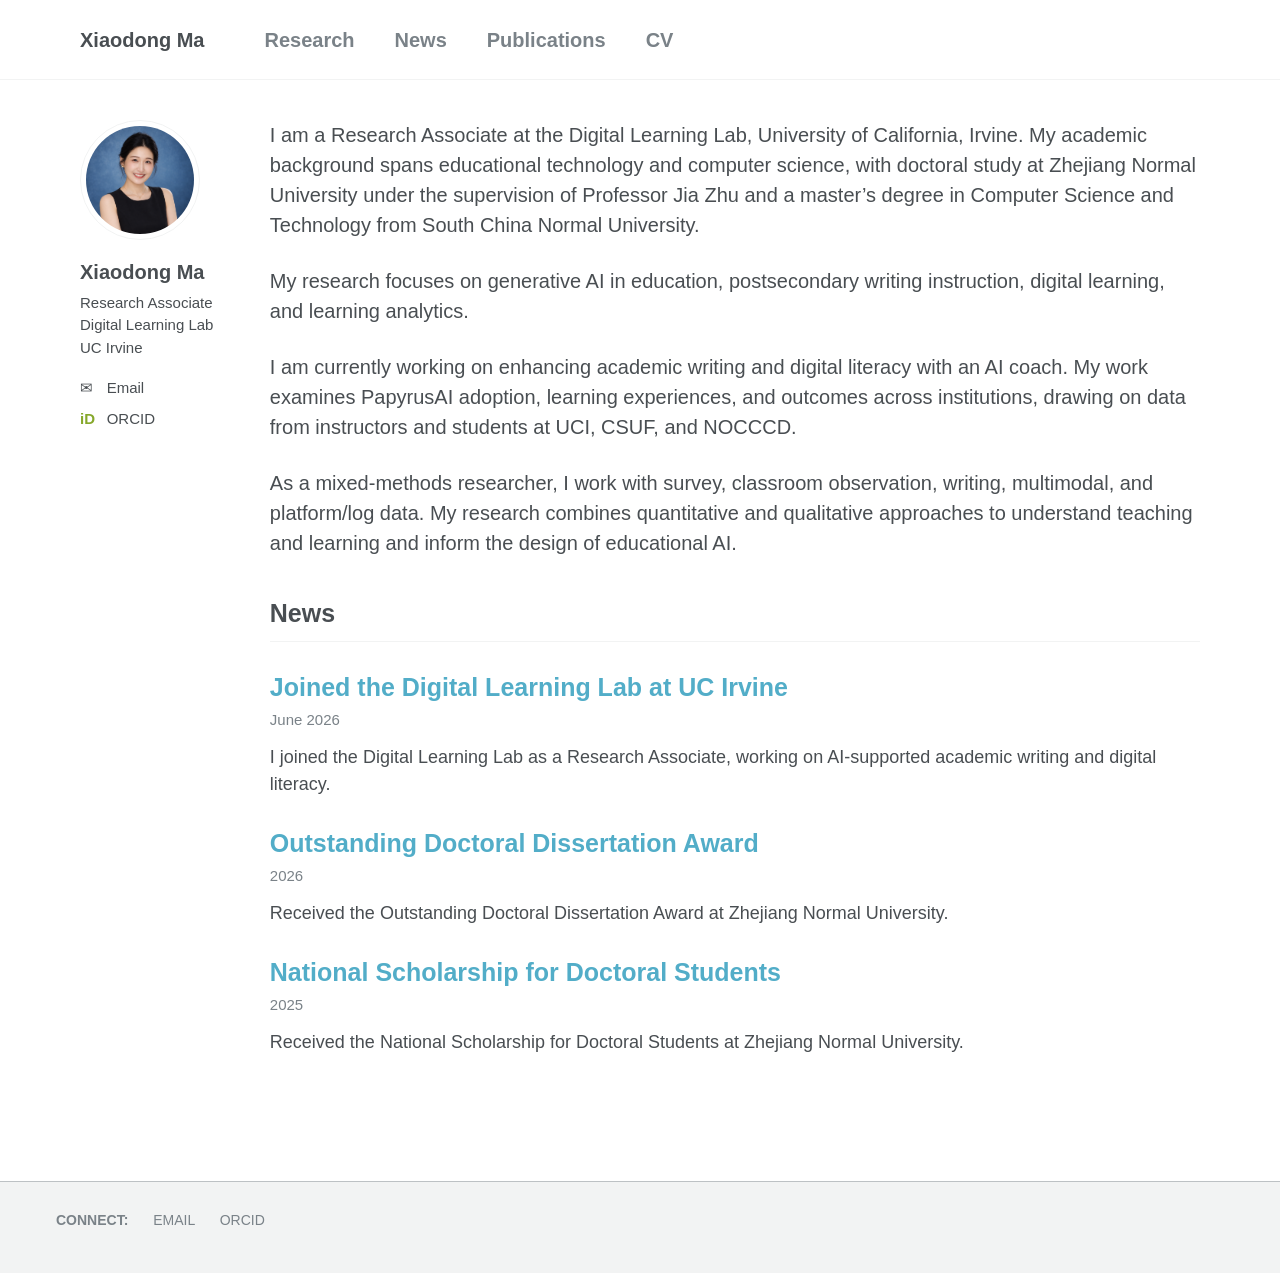
<file: index.html>
<!doctype html>
<html lang="en"><head><meta charset="utf-8"><meta name="viewport" content="width=device-width, initial-scale=1"><title>Xiaodong Ma</title><meta name="description" content="Xiaodong Ma — Research Associate at the Digital Learning Lab, UC Irvine. Generative AI in education, writing instruction, and learning analytics."><link rel="stylesheet" href="assets/style.css"></head>
<body><a class="skip" href="#content">Skip to content</a><header class="masthead"><nav aria-label="Main navigation"><a href="index.html" aria-current="page">Xiaodong Ma</a><a href="research.html">Research</a><a href="news.html">News</a><a href="publications.html">Publications</a><a href="cv.html">CV</a></nav></header>
<div class="layout"><aside class="sidebar"><img class="avatar" src="assets/profile.png" alt="Xiaodong Ma" width="120" height="120"><h2><a href="index.html">Xiaodong Ma</a></h2><p>Research Associate<br>Digital Learning Lab<br>UC Irvine</p><ul class="contact"><li><a href="mailto:xiaodom1@uci.edu"><span aria-hidden="true">✉</span> Email</a></li><li><a href="https://orcid.org/0000-0003-1585-5020"><span class="orcid" aria-hidden="true">iD</span> ORCID</a></li></ul></aside>
<main id="content"><p>I am a Research Associate at the Digital Learning Lab, University of California, Irvine. My academic background spans educational technology and computer science, with doctoral study at Zhejiang Normal University under the supervision of Professor Jia Zhu and a master’s degree in Computer Science and Technology from South China Normal University.</p>
<p>My research focuses on generative AI in education, postsecondary writing instruction, digital learning, and learning analytics.</p>
<p>I am currently working on enhancing academic writing and digital literacy with an AI coach. My work examines PapyrusAI adoption, learning experiences, and outcomes across institutions, drawing on data from instructors and students at UCI, CSUF, and NOCCCD.</p>
<p>As a mixed-methods researcher, I work with survey, classroom observation, writing, multimodal, and platform/log data. My research combines quantitative and qualitative approaches to understand teaching and learning and inform the design of educational AI.</p><h2>News</h2><section class="news-item"><h2>Joined the Digital Learning Lab at UC Irvine</h2><p class="date"><time datetime="2026-06">June 2026</time></p><p>I joined the Digital Learning Lab as a Research Associate, working on AI-supported academic writing and digital literacy.</p></section><section class="news-item"><h2>Outstanding Doctoral Dissertation Award</h2><p class="date"><time datetime="2026">2026</time></p><p>Received the Outstanding Doctoral Dissertation Award at Zhejiang Normal University.</p></section><section class="news-item"><h2>National Scholarship for Doctoral Students</h2><p class="date"><time datetime="2025">2025</time></p><p>Received the National Scholarship for Doctoral Students at Zhejiang Normal University.</p></section></main></div><footer><div><strong>Connect:</strong> <a href="mailto:xiaodom1@uci.edu">Email</a> <a href="https://orcid.org/0000-0003-1585-5020">ORCID</a></div></footer></body></html>
</file>
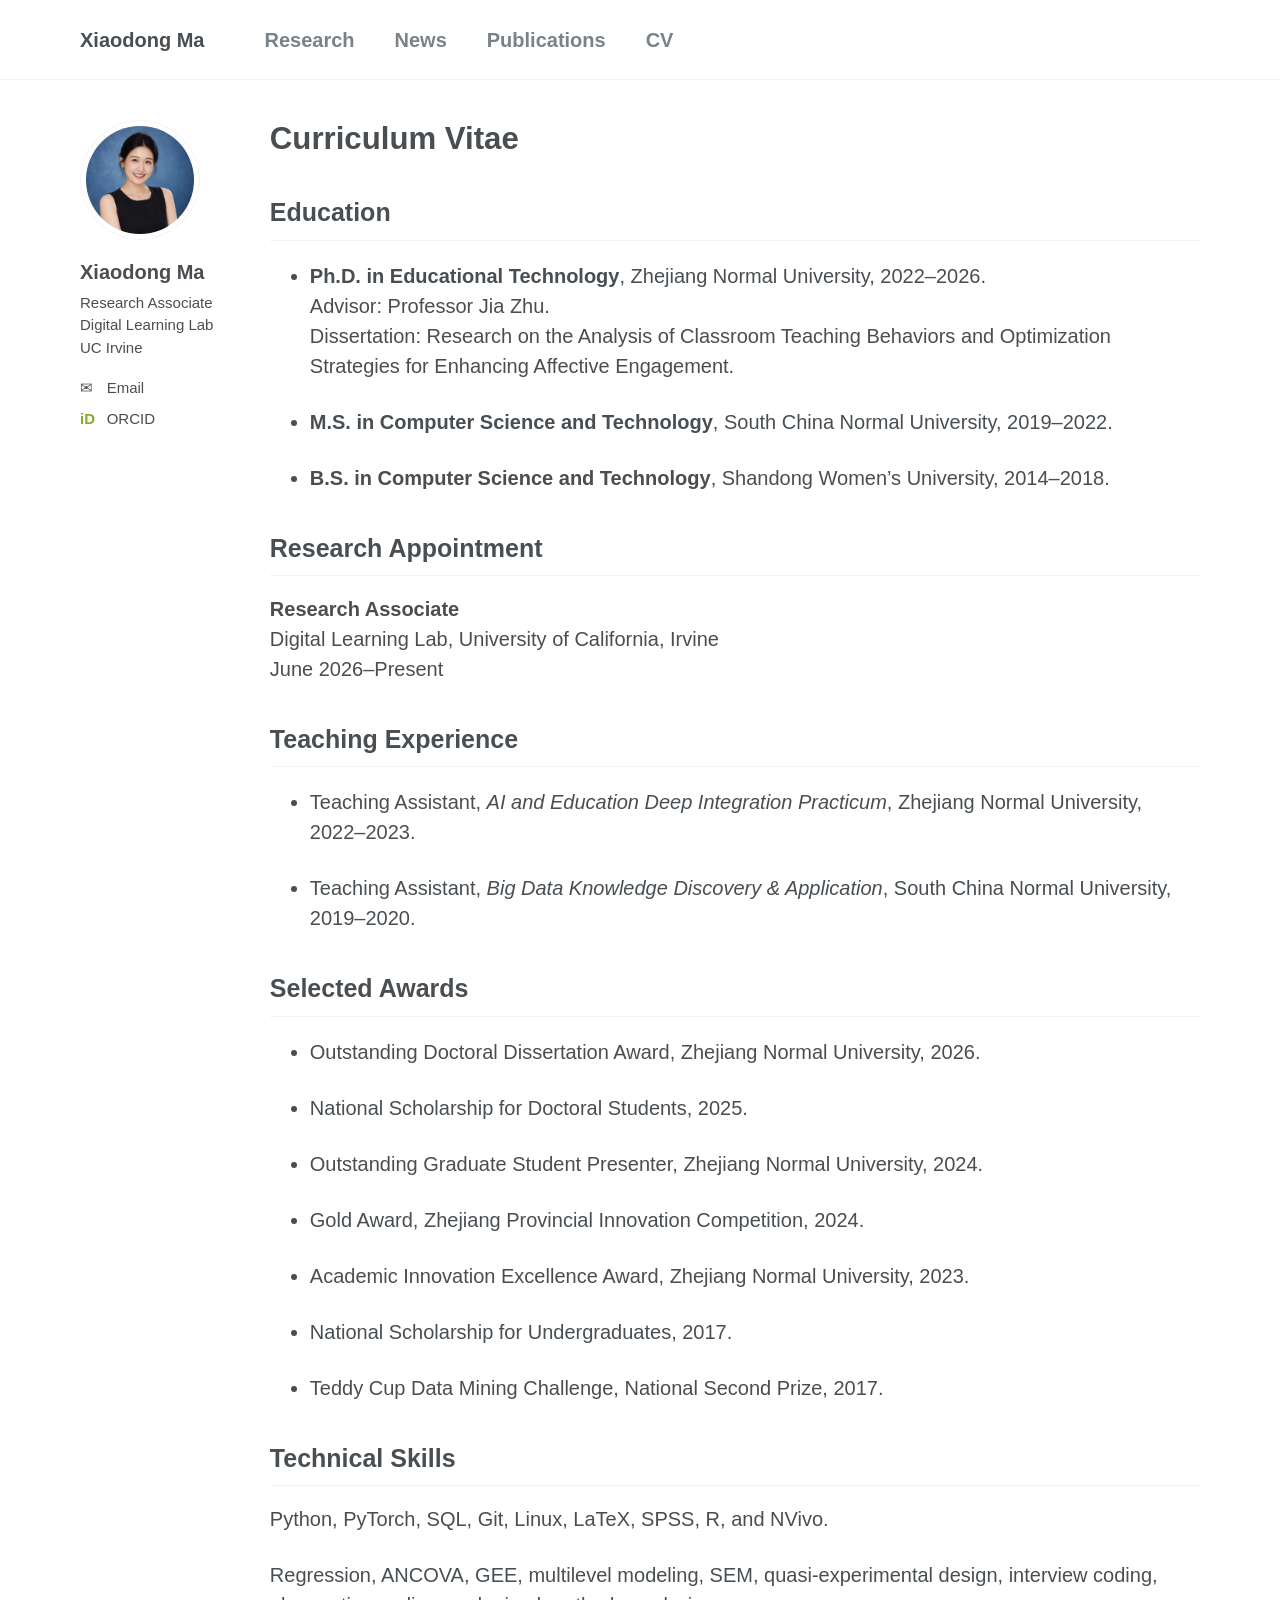
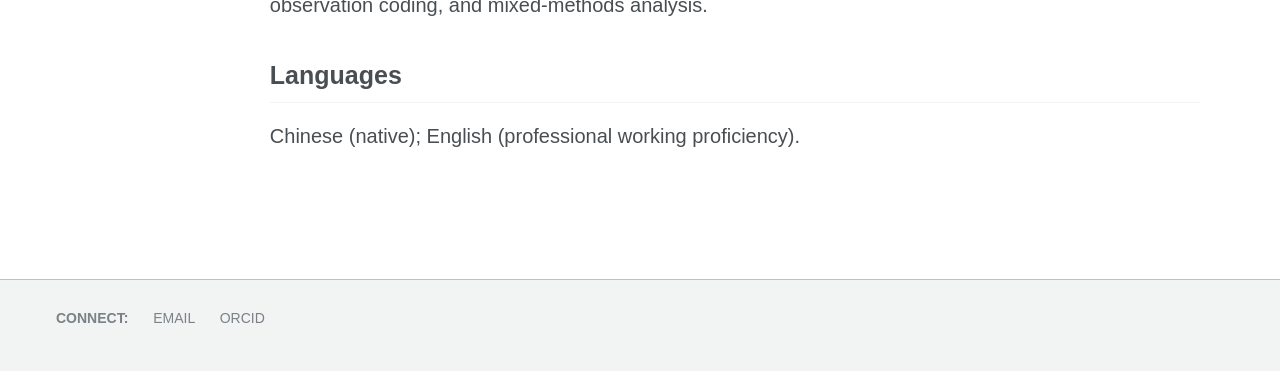
<file: cv.html>
<!doctype html>
<html lang="en"><head><meta charset="utf-8"><meta name="viewport" content="width=device-width, initial-scale=1"><title>CV — Xiaodong Ma</title><meta name="description" content="Xiaodong Ma — Research Associate at the Digital Learning Lab, UC Irvine. Generative AI in education, writing instruction, and learning analytics."><link rel="stylesheet" href="assets/style.css"></head>
<body><a class="skip" href="#content">Skip to content</a><header class="masthead"><nav aria-label="Main navigation"><a href="index.html">Xiaodong Ma</a><a href="research.html">Research</a><a href="news.html">News</a><a href="publications.html">Publications</a><a href="cv.html" aria-current="page">CV</a></nav></header>
<div class="layout"><aside class="sidebar"><img class="avatar" src="assets/profile.png" alt="Xiaodong Ma" width="120" height="120"><h2><a href="index.html">Xiaodong Ma</a></h2><p>Research Associate<br>Digital Learning Lab<br>UC Irvine</p><ul class="contact"><li><a href="mailto:xiaodom1@uci.edu"><span aria-hidden="true">✉</span> Email</a></li><li><a href="https://orcid.org/0000-0003-1585-5020"><span class="orcid" aria-hidden="true">iD</span> ORCID</a></li></ul></aside>
<main id="content"><h1>Curriculum Vitae</h1><h2>Education</h2><ul>
<li><strong>Ph.D. in Educational Technology</strong>, Zhejiang Normal University, 2022–2026.<br>Advisor: Professor Jia Zhu.<br>Dissertation: Research on the Analysis of Classroom Teaching Behaviors and Optimization Strategies for Enhancing Affective Engagement.</li>
<li><strong>M.S. in Computer Science and Technology</strong>, South China Normal University, 2019–2022.</li>
<li><strong>B.S. in Computer Science and Technology</strong>, Shandong Women’s University, 2014–2018.</li></ul><h2>Research Appointment</h2><p><strong>Research Associate</strong><br>Digital Learning Lab, University of California, Irvine<br>June 2026–Present</p>
<h2>Teaching Experience</h2><ul><li>Teaching Assistant, <em>AI and Education Deep Integration Practicum</em>, Zhejiang Normal University, 2022–2023.</li><li>Teaching Assistant, <em>Big Data Knowledge Discovery &amp; Application</em>, South China Normal University, 2019–2020.</li></ul>
<h2>Selected Awards</h2><ul><li>Outstanding Doctoral Dissertation Award, Zhejiang Normal University, 2026.</li><li>National Scholarship for Doctoral Students, 2025.</li><li>Outstanding Graduate Student Presenter, Zhejiang Normal University, 2024.</li><li>Gold Award, Zhejiang Provincial Innovation Competition, 2024.</li><li>Academic Innovation Excellence Award, Zhejiang Normal University, 2023.</li><li>National Scholarship for Undergraduates, 2017.</li><li>Teddy Cup Data Mining Challenge, National Second Prize, 2017.</li></ul>
<h2>Technical Skills</h2><p>Python, PyTorch, SQL, Git, Linux, LaTeX, SPSS, R, and NVivo.</p><p>Regression, ANCOVA, GEE, multilevel modeling, SEM, quasi-experimental design, interview coding, observation coding, and mixed-methods analysis.</p><h2>Languages</h2><p>Chinese (native); English (professional working proficiency).</p></main></div><footer><div><strong>Connect:</strong> <a href="mailto:xiaodom1@uci.edu">Email</a> <a href="https://orcid.org/0000-0003-1585-5020">ORCID</a></div></footer></body></html>
</file>
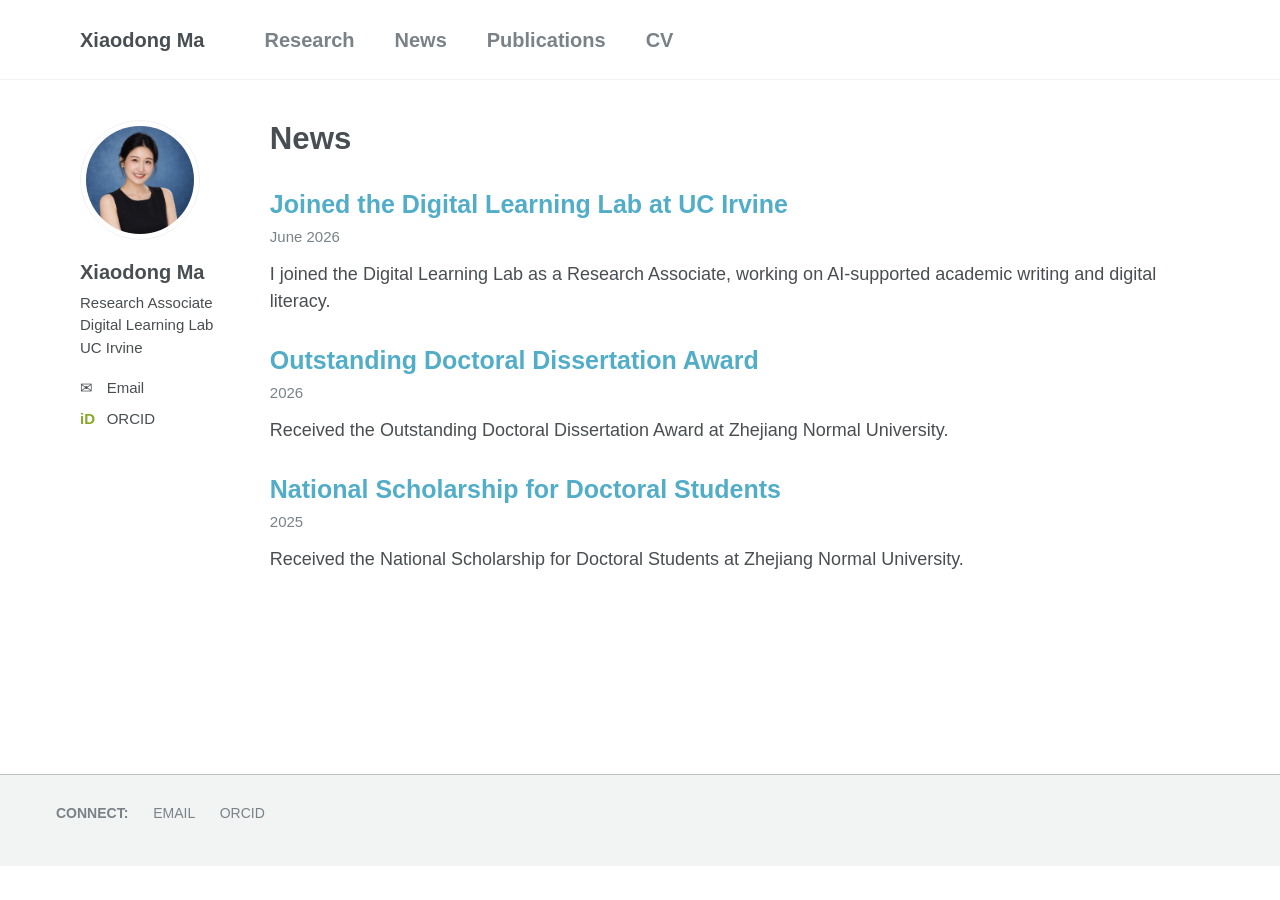
<file: news.html>
<!doctype html>
<html lang="en"><head><meta charset="utf-8"><meta name="viewport" content="width=device-width, initial-scale=1"><title>News — Xiaodong Ma</title><meta name="description" content="Xiaodong Ma — Research Associate at the Digital Learning Lab, UC Irvine. Generative AI in education, writing instruction, and learning analytics."><link rel="stylesheet" href="assets/style.css"></head>
<body><a class="skip" href="#content">Skip to content</a><header class="masthead"><nav aria-label="Main navigation"><a href="index.html">Xiaodong Ma</a><a href="research.html">Research</a><a href="news.html" aria-current="page">News</a><a href="publications.html">Publications</a><a href="cv.html">CV</a></nav></header>
<div class="layout"><aside class="sidebar"><img class="avatar" src="assets/profile.png" alt="Xiaodong Ma" width="120" height="120"><h2><a href="index.html">Xiaodong Ma</a></h2><p>Research Associate<br>Digital Learning Lab<br>UC Irvine</p><ul class="contact"><li><a href="mailto:xiaodom1@uci.edu"><span aria-hidden="true">✉</span> Email</a></li><li><a href="https://orcid.org/0000-0003-1585-5020"><span class="orcid" aria-hidden="true">iD</span> ORCID</a></li></ul></aside>
<main id="content"><h1>News</h1><section class="news-item"><h2>Joined the Digital Learning Lab at UC Irvine</h2><p class="date"><time datetime="2026-06">June 2026</time></p><p>I joined the Digital Learning Lab as a Research Associate, working on AI-supported academic writing and digital literacy.</p></section><section class="news-item"><h2>Outstanding Doctoral Dissertation Award</h2><p class="date"><time datetime="2026">2026</time></p><p>Received the Outstanding Doctoral Dissertation Award at Zhejiang Normal University.</p></section><section class="news-item"><h2>National Scholarship for Doctoral Students</h2><p class="date"><time datetime="2025">2025</time></p><p>Received the National Scholarship for Doctoral Students at Zhejiang Normal University.</p></section></main></div><footer><div><strong>Connect:</strong> <a href="mailto:xiaodom1@uci.edu">Email</a> <a href="https://orcid.org/0000-0003-1585-5020">ORCID</a></div></footer></body></html>
</file>
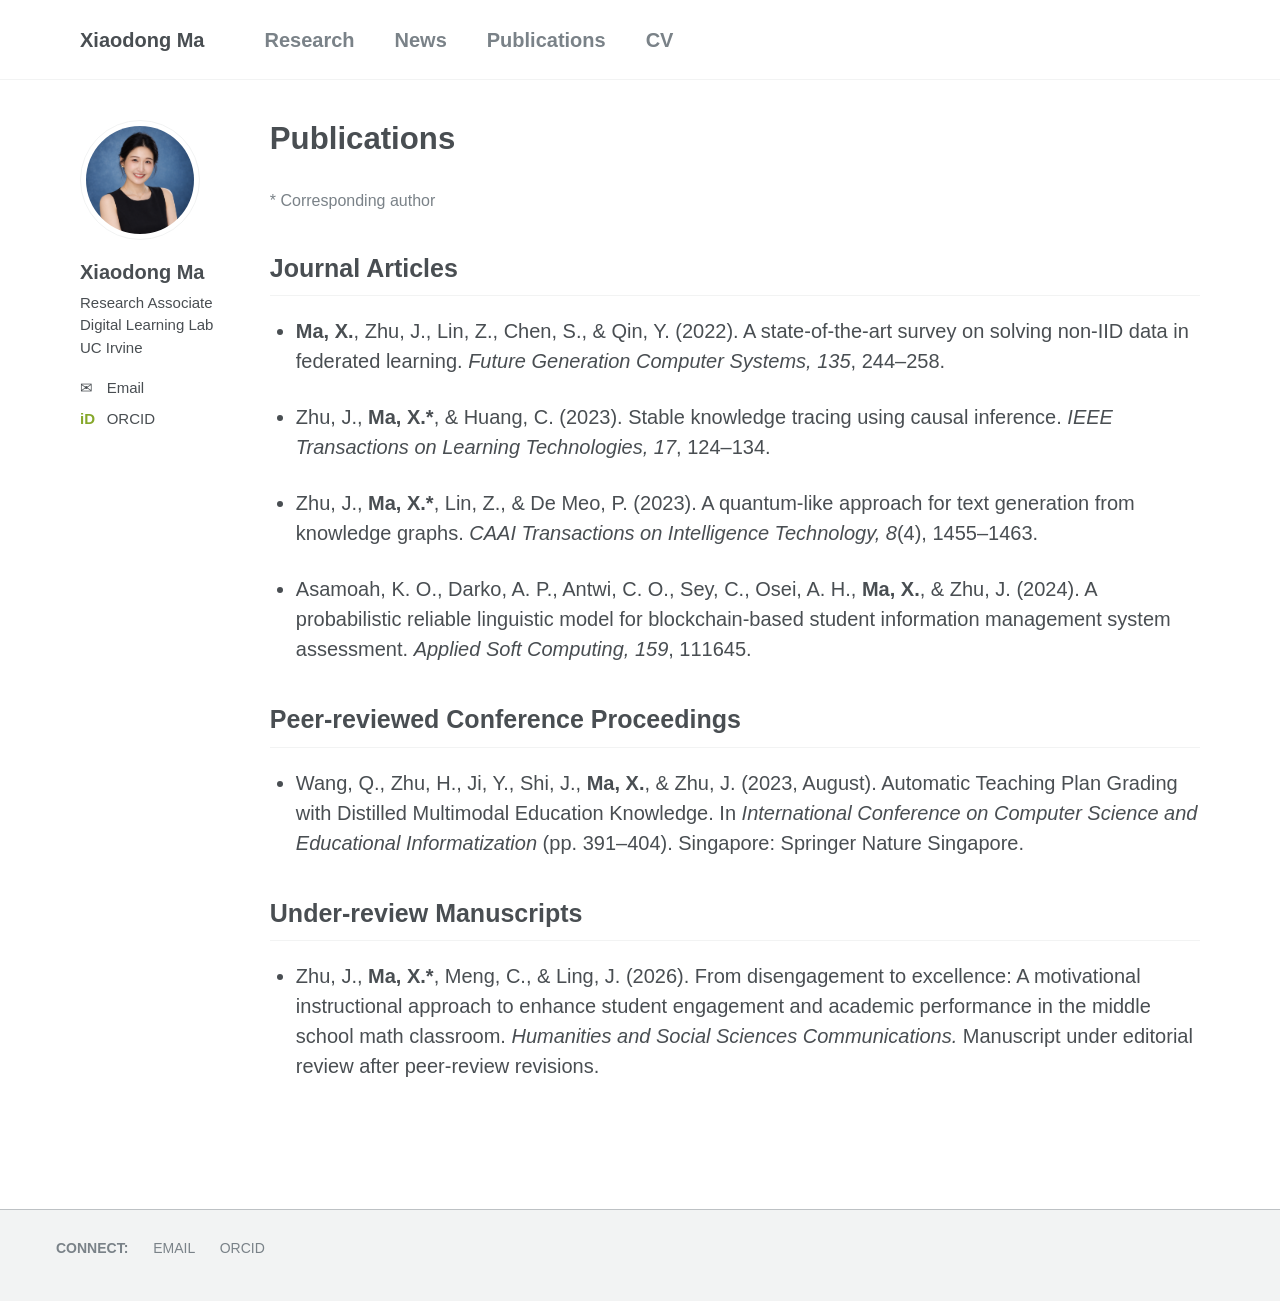
<file: publications.html>
<!doctype html>
<html lang="en"><head><meta charset="utf-8"><meta name="viewport" content="width=device-width, initial-scale=1"><title>Publications — Xiaodong Ma</title><meta name="description" content="Xiaodong Ma — Research Associate at the Digital Learning Lab, UC Irvine. Generative AI in education, writing instruction, and learning analytics."><link rel="stylesheet" href="assets/style.css"></head>
<body><a class="skip" href="#content">Skip to content</a><header class="masthead"><nav aria-label="Main navigation"><a href="index.html">Xiaodong Ma</a><a href="research.html">Research</a><a href="news.html">News</a><a href="publications.html" aria-current="page">Publications</a><a href="cv.html">CV</a></nav></header>
<div class="layout"><aside class="sidebar"><img class="avatar" src="assets/profile.png" alt="Xiaodong Ma" width="120" height="120"><h2><a href="index.html">Xiaodong Ma</a></h2><p>Research Associate<br>Digital Learning Lab<br>UC Irvine</p><ul class="contact"><li><a href="mailto:xiaodom1@uci.edu"><span aria-hidden="true">✉</span> Email</a></li><li><a href="https://orcid.org/0000-0003-1585-5020"><span class="orcid" aria-hidden="true">iD</span> ORCID</a></li></ul></aside>
<main id="content"><h1>Publications</h1><p class="small">* Corresponding author</p>
<h2>Journal Articles</h2><ul class="publications">
<li><strong>Ma, X.</strong>, Zhu, J., Lin, Z., Chen, S., &amp; Qin, Y. (2022). A state-of-the-art survey on solving non-IID data in federated learning. <em>Future Generation Computer Systems, 135</em>, 244–258.</li>
<li>Zhu, J., <strong>Ma, X.*</strong>, &amp; Huang, C. (2023). Stable knowledge tracing using causal inference. <em>IEEE Transactions on Learning Technologies, 17</em>, 124–134.</li>
<li>Zhu, J., <strong>Ma, X.*</strong>, Lin, Z., &amp; De Meo, P. (2023). A quantum-like approach for text generation from knowledge graphs. <em>CAAI Transactions on Intelligence Technology, 8</em>(4), 1455–1463.</li>
<li>Asamoah, K. O., Darko, A. P., Antwi, C. O., Sey, C., Osei, A. H., <strong>Ma, X.</strong>, &amp; Zhu, J. (2024). A probabilistic reliable linguistic model for blockchain-based student information management system assessment. <em>Applied Soft Computing, 159</em>, 111645.</li></ul>
<h2>Peer-reviewed Conference Proceedings</h2><ul class="publications"><li>Wang, Q., Zhu, H., Ji, Y., Shi, J., <strong>Ma, X.</strong>, &amp; Zhu, J. (2023, August). Automatic Teaching Plan Grading with Distilled Multimodal Education Knowledge. In <em>International Conference on Computer Science and Educational Informatization</em> (pp. 391–404). Singapore: Springer Nature Singapore.</li></ul>
<h2>Under-review Manuscripts</h2><ul class="publications"><li>Zhu, J., <strong>Ma, X.*</strong>, Meng, C., &amp; Ling, J. (2026). From disengagement to excellence: A motivational instructional approach to enhance student engagement and academic performance in the middle school math classroom. <em>Humanities and Social Sciences Communications.</em> Manuscript under editorial review after peer-review revisions.</li></ul></main></div><footer><div><strong>Connect:</strong> <a href="mailto:xiaodom1@uci.edu">Email</a> <a href="https://orcid.org/0000-0003-1585-5020">ORCID</a></div></footer></body></html>
</file>
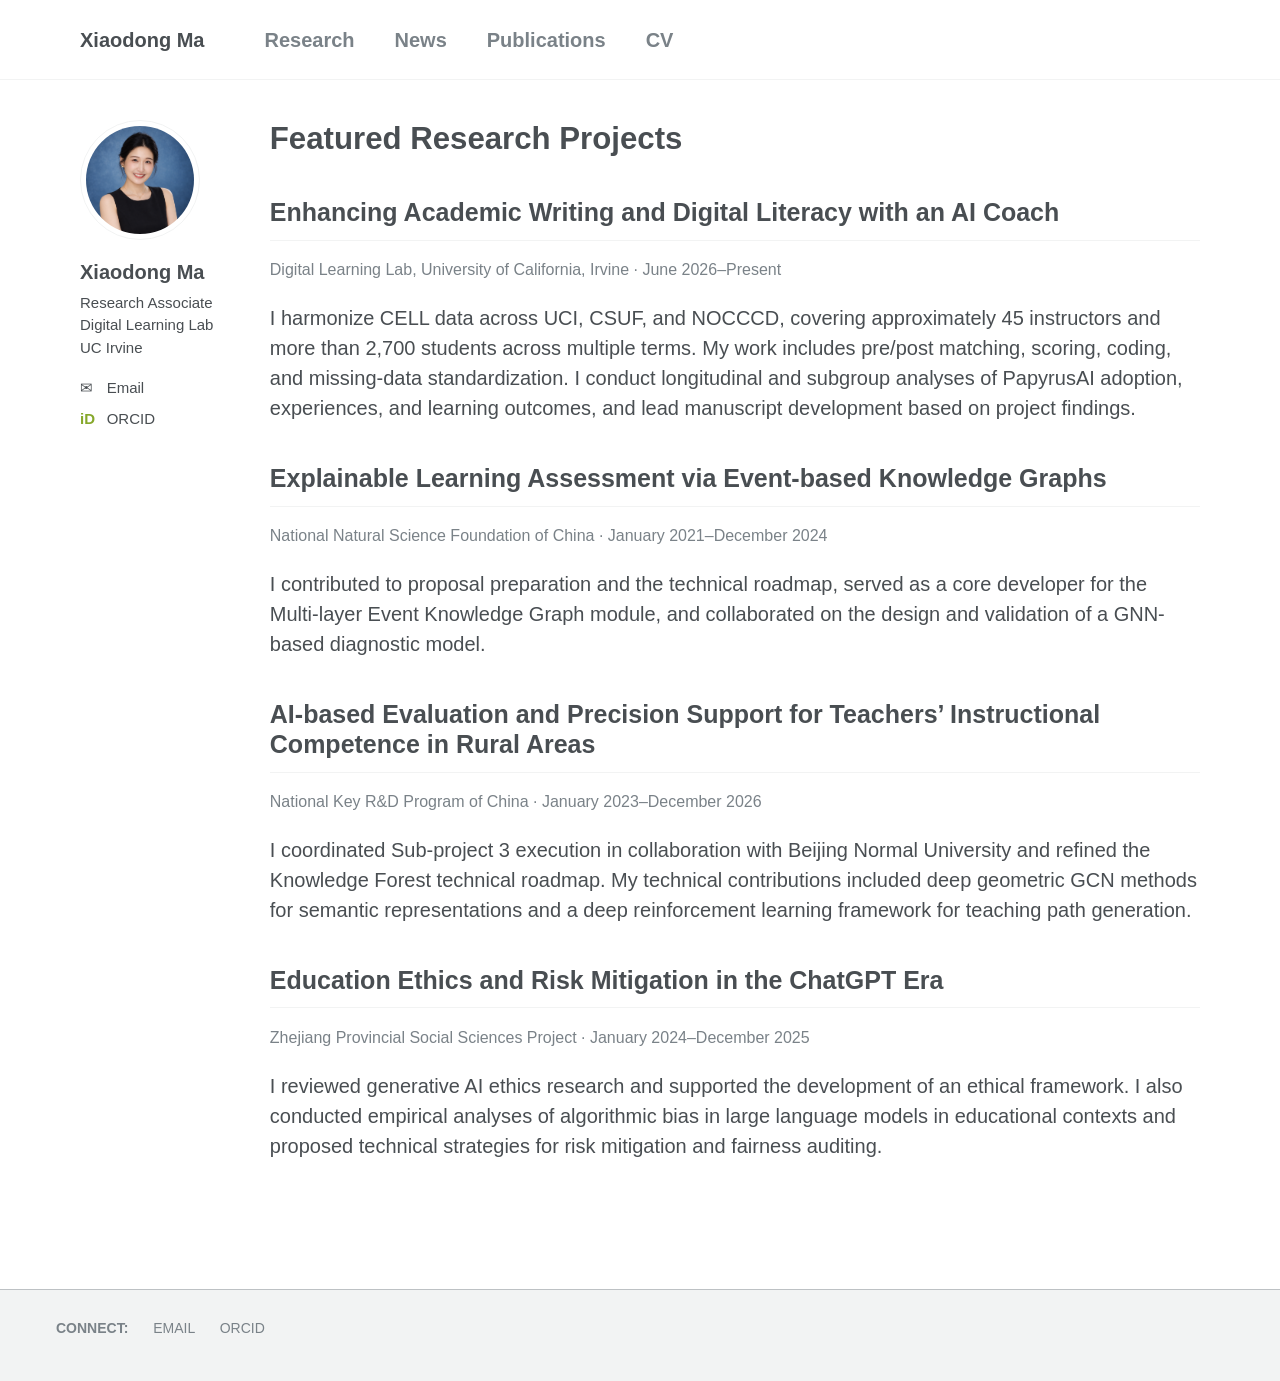
<file: research.html>
<!doctype html>
<html lang="en"><head><meta charset="utf-8"><meta name="viewport" content="width=device-width, initial-scale=1"><title>Research — Xiaodong Ma</title><meta name="description" content="Xiaodong Ma — Research Associate at the Digital Learning Lab, UC Irvine. Generative AI in education, writing instruction, and learning analytics."><link rel="stylesheet" href="assets/style.css"></head>
<body><a class="skip" href="#content">Skip to content</a><header class="masthead"><nav aria-label="Main navigation"><a href="index.html">Xiaodong Ma</a><a href="research.html" aria-current="page">Research</a><a href="news.html">News</a><a href="publications.html">Publications</a><a href="cv.html">CV</a></nav></header>
<div class="layout"><aside class="sidebar"><img class="avatar" src="assets/profile.png" alt="Xiaodong Ma" width="120" height="120"><h2><a href="index.html">Xiaodong Ma</a></h2><p>Research Associate<br>Digital Learning Lab<br>UC Irvine</p><ul class="contact"><li><a href="mailto:xiaodom1@uci.edu"><span aria-hidden="true">✉</span> Email</a></li><li><a href="https://orcid.org/0000-0003-1585-5020"><span class="orcid" aria-hidden="true">iD</span> ORCID</a></li></ul></aside>
<main id="content"><h1>Featured Research Projects</h1><section><h2>Enhancing Academic Writing and Digital Literacy with an AI Coach</h2><p class="project-meta">Digital Learning Lab, University of California, Irvine · June 2026–Present</p><p>I harmonize CELL data across UCI, CSUF, and NOCCCD, covering approximately 45 instructors and more than 2,700 students across multiple terms. My work includes pre/post matching, scoring, coding, and missing-data standardization. I conduct longitudinal and subgroup analyses of PapyrusAI adoption, experiences, and learning outcomes, and lead manuscript development based on project findings.</p></section><section><h2>Explainable Learning Assessment via Event-based Knowledge Graphs</h2><p class="project-meta">National Natural Science Foundation of China · January 2021–December 2024</p><p>I contributed to proposal preparation and the technical roadmap, served as a core developer for the Multi-layer Event Knowledge Graph module, and collaborated on the design and validation of a GNN-based diagnostic model.</p></section><section><h2>AI-based Evaluation and Precision Support for Teachers’ Instructional Competence in Rural Areas</h2><p class="project-meta">National Key R&amp;D Program of China · January 2023–December 2026</p><p>I coordinated Sub-project 3 execution in collaboration with Beijing Normal University and refined the Knowledge Forest technical roadmap. My technical contributions included deep geometric GCN methods for semantic representations and a deep reinforcement learning framework for teaching path generation.</p></section><section><h2>Education Ethics and Risk Mitigation in the ChatGPT Era</h2><p class="project-meta">Zhejiang Provincial Social Sciences Project · January 2024–December 2025</p><p>I reviewed generative AI ethics research and supported the development of an ethical framework. I also conducted empirical analyses of algorithmic bias in large language models in educational contexts and proposed technical strategies for risk mitigation and fairness auditing.</p></section></main></div><footer><div><strong>Connect:</strong> <a href="mailto:xiaodom1@uci.edu">Email</a> <a href="https://orcid.org/0000-0003-1585-5020">ORCID</a></div></footer></body></html>
</file>
<file: assets/style.css>
*{box-sizing:border-box}html{font-size:18px}body{margin:0;color:#494e52;background:#fff;font-family:Helvetica,Arial,sans-serif;line-height:1.5}a{color:#52adc8;text-decoration:none}a:hover{text-decoration:underline}a:focus-visible{outline:2px solid #277e98;outline-offset:4px}.masthead{border-bottom:1px solid #f2f3f3}.masthead nav{max-width:1500px;margin:auto;padding:1em 4em;display:flex;align-items:center;gap:2em;min-height:79px;font-family:-apple-system,BlinkMacSystemFont,"Segoe UI",Arial,sans-serif}.masthead a{color:#7a8288;white-space:nowrap;font-weight:700}.masthead a:first-child{margin-right:1em;color:#494e52}.masthead a:hover{color:#494e52}.layout{max-width:1500px;margin:2em auto 0;padding:0 4em;display:grid;grid-template-columns:15.254% 1fr;gap:1.695%;min-height:68vh}.sidebar{align-self:start;position:sticky;top:1.5em;font-family:-apple-system,BlinkMacSystemFont,"Segoe UI",Arial,sans-serif}.avatar{width:120px;height:120px;border:1px solid #f2f3f3;border-radius:50%;background:#f2f3f3;box-shadow:inset 0 0 0 5px white;display:flex;align-items:center;justify-content:center;font-size:30px;font-weight:600;color:#929a9f}.sidebar h2{font-size:1em;margin:1em 0 0;border:0;padding:0}.sidebar h2 a{color:inherit}.sidebar p,.contact{font-size:.75em;line-height:1.5}.sidebar p{margin:.5em 0 1.2em}.contact{list-style:none;padding:0}.contact li{margin-bottom:.55em}.contact a{color:inherit}.contact span{display:inline-block;width:1.5em}.orcid{color:#86a82b;font-weight:bold}main{min-width:0;padding-bottom:3em;max-width:1040px}p{margin:0 0 1.3em}h1,h2,h3{font-family:-apple-system,BlinkMacSystemFont,"Segoe UI",Arial,sans-serif;line-height:1.2}h1{font-size:1.56em;margin:0 0 1em}h2{font-size:1.25em;margin:1.6em 0 .7em;padding-bottom:.5em;border-bottom:1px solid #f2f3f3}main>h2:first-child{margin-top:0}.news-item h2{border:0;padding:0;margin:1.2em 0 .3em;color:#52adc8;font-size:1.25em}.date{font-size:.75em;color:#7a8288;margin-bottom:.8em}.news-item>p:last-child{font-size:.9em}.project-meta,.small{font-size:.8em;color:#7a8288}.publications li,main>ul>li{margin-bottom:1.3em}.publications{padding-left:1.3em}footer{margin-top:3em;padding:2em 4em 3em;background:#f2f3f3;border-top:1px solid #bdc1c4;color:#7a8288;font-size:.7em;text-transform:uppercase}footer>div{max-width:1356px;margin:auto}footer a{color:inherit;margin-left:1.5em}.skip{position:absolute;top:-100px;padding:.5em;background:white;z-index:10}.skip:focus{top:0}@media(min-width:1280px){html{font-size:20px}}@media(max-width:900px){.masthead nav{padding:1em 1.5em;gap:1.4em}.layout{padding:0 1.5em;grid-template-columns:190px 1fr;gap:25px}.masthead a:first-child{margin-right:0}footer{padding:2em}}@media(max-width:650px){html{font-size:16px}.masthead nav{padding:1em;gap:1em;flex-wrap:wrap;min-height:0}.masthead a:first-child{width:100%}.layout{display:block;margin-top:1.5em;padding:0 1em}.sidebar{position:static;display:grid;grid-template-columns:85px 1fr;column-gap:18px;margin-bottom:2em}.avatar{width:80px;height:80px;grid-row:1/4;font-size:24px}.sidebar h2{margin:0}.sidebar p{margin:.35em 0}.contact{display:flex;gap:1.2em;margin:.4em 0}.sidebar p,.contact{font-size:.85em}main{padding-bottom:1em}footer{margin-top:1em}}

/* Keep the original portrait; crop only its circular display. */
img.avatar{display:block;object-fit:cover;object-position:center 20%;padding:5px;background:#fff;box-shadow:none}
</file>
